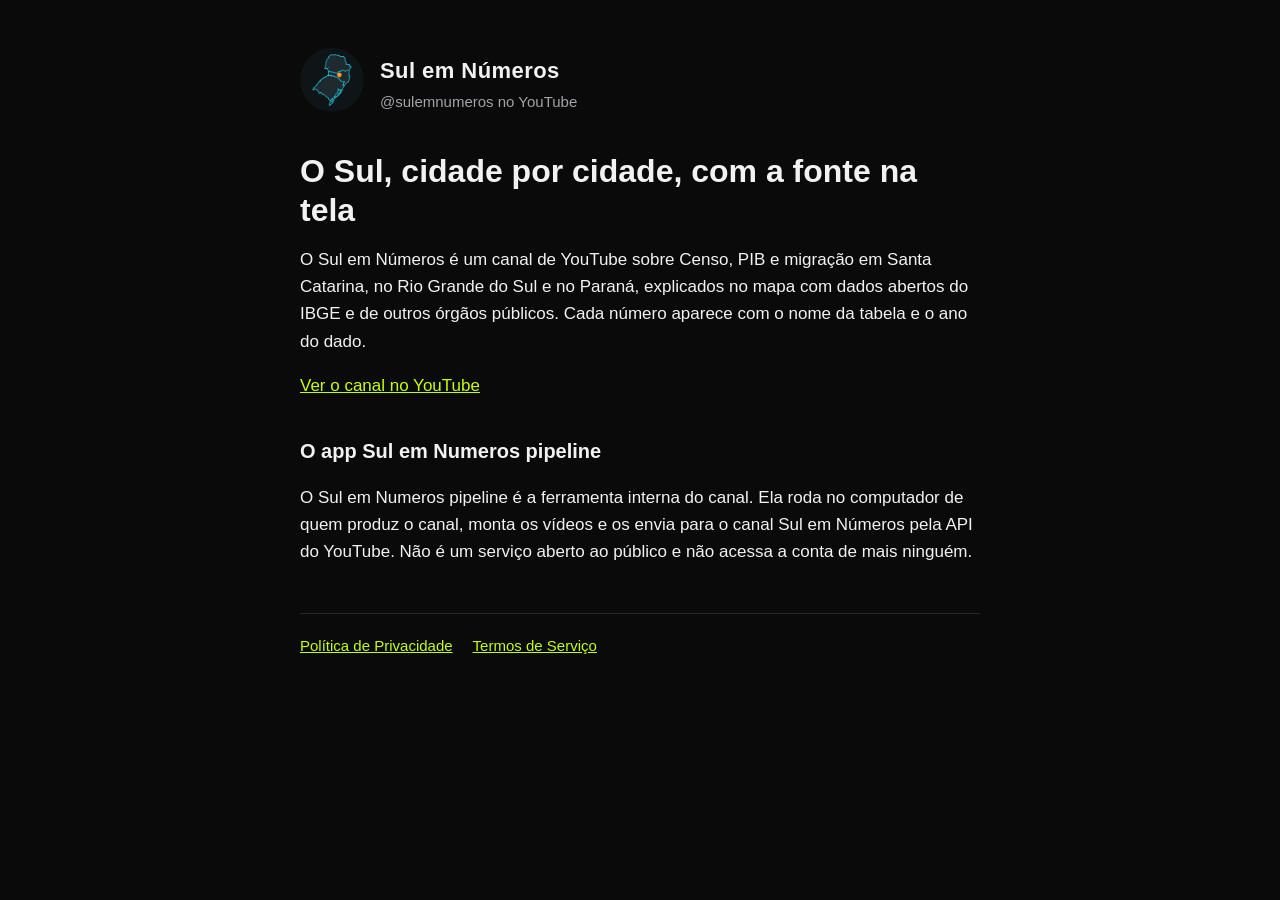
<file: index.html>
<!doctype html>
<html lang="pt-BR">
<head>
  <meta charset="utf-8">
  <meta name="viewport" content="width=device-width, initial-scale=1">
  <title>Sul em Números</title>
  <link rel="icon" href="avatar.png">
  <link rel="stylesheet" href="estilo.css">
</head>
<body>
<main>
  <header>
    <a href="./"><img src="avatar.png" alt=""></a>
    <div><a href="./"><strong>Sul em Números</strong></a><span>@sulemnumeros no YouTube</span></div>
  </header>

  <h1>O Sul, cidade por cidade, com a fonte na tela</h1>
  <p>O Sul em Números é um canal de YouTube sobre Censo, PIB e migração em Santa Catarina, no Rio Grande do Sul e no
    Paraná, explicados no mapa com dados abertos do IBGE e de outros órgãos públicos. Cada número aparece com o nome
    da tabela e o ano do dado.</p>
  <p><a href="https://www.youtube.com/@sulemnumeros">Ver o canal no YouTube</a></p>

  <h2>O app Sul em Numeros pipeline</h2>
  <p>O Sul em Numeros pipeline é a ferramenta interna do canal. Ela roda no computador de quem produz o canal, monta
    os vídeos e os envia para o canal Sul em Números pela API do YouTube. Não é um serviço aberto ao público e não
    acessa a conta de mais ninguém.</p>

  <nav>
    <a href="privacidade.html">Política de Privacidade</a>
    <a href="termos.html">Termos de Serviço</a>
  </nav>
</main>
</body>
</html>
</file>
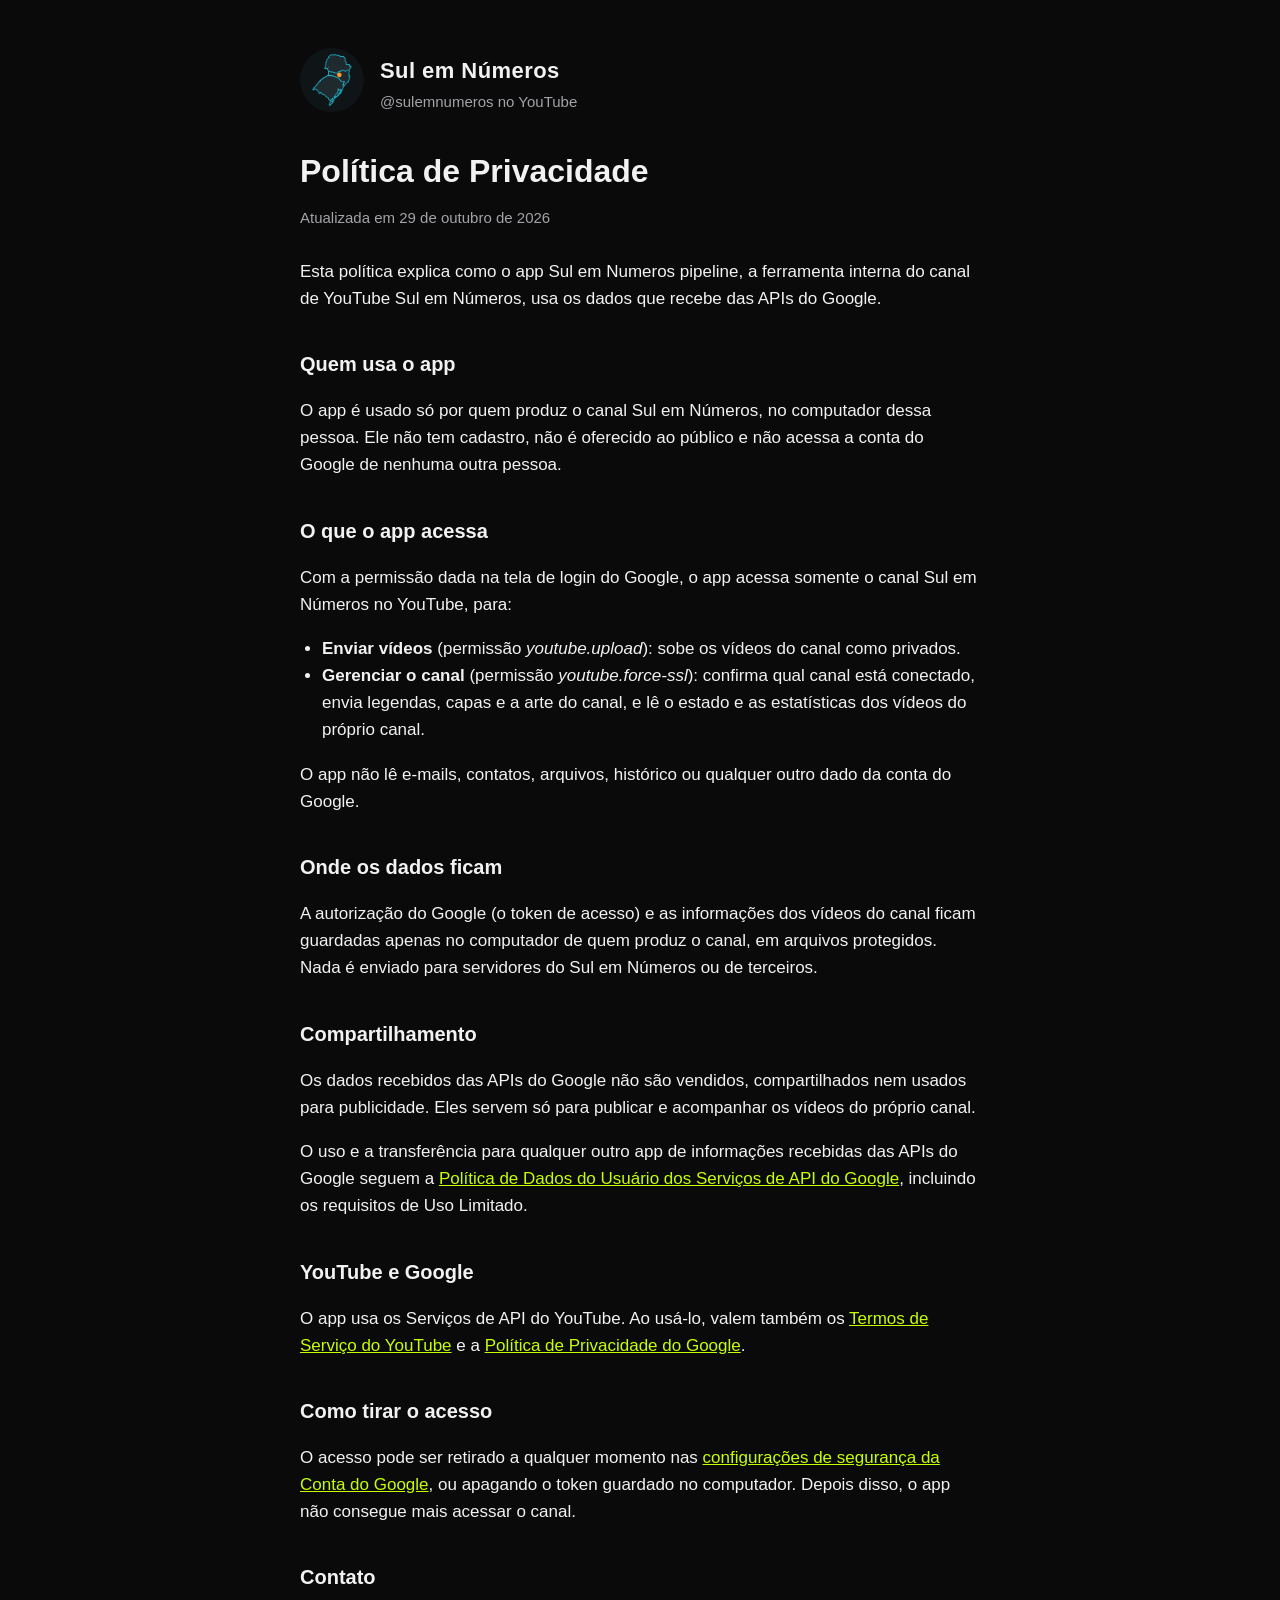
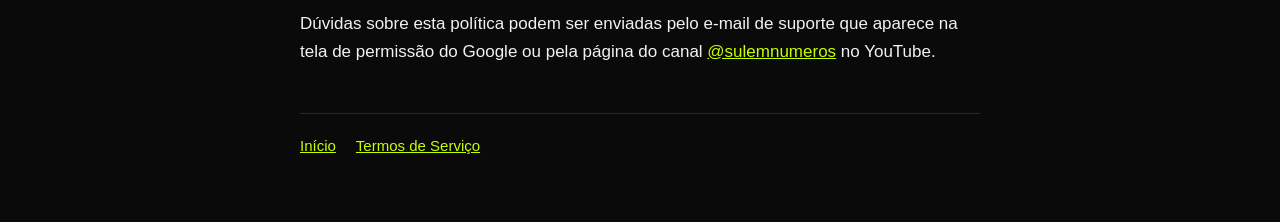
<file: privacidade.html>
<!doctype html>
<html lang="pt-BR">
<head>
  <meta charset="utf-8">
  <meta name="viewport" content="width=device-width, initial-scale=1">
  <title>Política de Privacidade · Sul em Números</title>
  <link rel="icon" href="avatar.png">
  <link rel="stylesheet" href="estilo.css">
</head>
<body>
<main>
  <header>
    <a href="./"><img src="avatar.png" alt=""></a>
    <div><a href="./"><strong>Sul em Números</strong></a><span>@sulemnumeros no YouTube</span></div>
  </header>

  <h1>Política de Privacidade</h1>
  <p class="data">Atualizada em 29 de outubro de 2026</p>

  <p>Esta política explica como o app Sul em Numeros pipeline, a ferramenta interna do canal de YouTube Sul em
    Números, usa os dados que recebe das APIs do Google.</p>

  <h2>Quem usa o app</h2>
  <p>O app é usado só por quem produz o canal Sul em Números, no computador dessa pessoa. Ele não tem cadastro, não
    é oferecido ao público e não acessa a conta do Google de nenhuma outra pessoa.</p>

  <h2>O que o app acessa</h2>
  <p>Com a permissão dada na tela de login do Google, o app acessa somente o canal Sul em Números no YouTube, para:</p>
  <ul>
    <li><strong>Enviar vídeos</strong> (permissão <em>youtube.upload</em>): sobe os vídeos do canal como privados.</li>
    <li><strong>Gerenciar o canal</strong> (permissão <em>youtube.force-ssl</em>): confirma qual canal está conectado,
      envia legendas, capas e a arte do canal, e lê o estado e as estatísticas dos vídeos do próprio canal.</li>
  </ul>
  <p>O app não lê e-mails, contatos, arquivos, histórico ou qualquer outro dado da conta do Google.</p>

  <h2>Onde os dados ficam</h2>
  <p>A autorização do Google (o token de acesso) e as informações dos vídeos do canal ficam guardadas apenas no
    computador de quem produz o canal, em arquivos protegidos. Nada é enviado para servidores do Sul em Números ou
    de terceiros.</p>

  <h2>Compartilhamento</h2>
  <p>Os dados recebidos das APIs do Google não são vendidos, compartilhados nem usados para publicidade. Eles
    servem só para publicar e acompanhar os vídeos do próprio canal.</p>
  <p>O uso e a transferência para qualquer outro app de informações recebidas das APIs do Google seguem a
    <a href="https://developers.google.com/terms/api-services-user-data-policy">Política de Dados do Usuário dos
    Serviços de API do Google</a>, incluindo os requisitos de Uso Limitado.</p>

  <h2>YouTube e Google</h2>
  <p>O app usa os Serviços de API do YouTube. Ao usá-lo, valem também os
    <a href="https://www.youtube.com/t/terms">Termos de Serviço do YouTube</a> e a
    <a href="https://policies.google.com/privacy">Política de Privacidade do Google</a>.</p>

  <h2>Como tirar o acesso</h2>
  <p>O acesso pode ser retirado a qualquer momento nas
    <a href="https://myaccount.google.com/connections">configurações de segurança da Conta do Google</a>, ou apagando o
    token guardado no computador. Depois disso, o app não consegue mais acessar o canal.</p>

  <h2>Contato</h2>
  <p>Dúvidas sobre esta política podem ser enviadas pelo e-mail de suporte que aparece na tela de permissão do
    Google ou pela página do canal <a href="https://www.youtube.com/@sulemnumeros">@sulemnumeros</a> no YouTube.</p>

  <nav>
    <a href="./">Início</a>
    <a href="termos.html">Termos de Serviço</a>
  </nav>
</main>
</body>
</html>
</file>
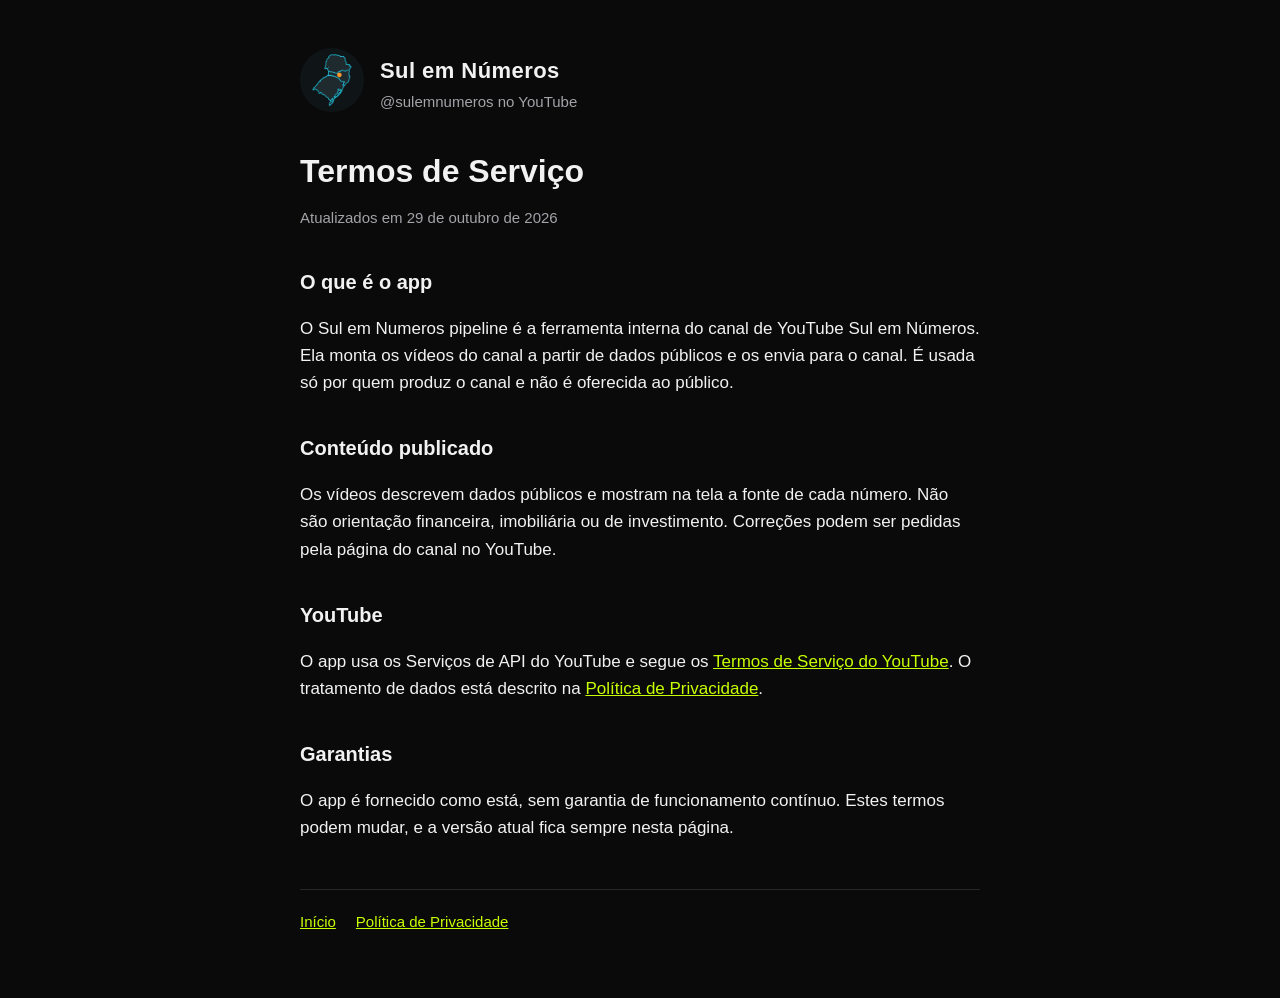
<file: termos.html>
<!doctype html>
<html lang="pt-BR">
<head>
  <meta charset="utf-8">
  <meta name="viewport" content="width=device-width, initial-scale=1">
  <title>Termos de Serviço · Sul em Números</title>
  <link rel="icon" href="avatar.png">
  <link rel="stylesheet" href="estilo.css">
</head>
<body>
<main>
  <header>
    <a href="./"><img src="avatar.png" alt=""></a>
    <div><a href="./"><strong>Sul em Números</strong></a><span>@sulemnumeros no YouTube</span></div>
  </header>

  <h1>Termos de Serviço</h1>
  <p class="data">Atualizados em 29 de outubro de 2026</p>

  <h2>O que é o app</h2>
  <p>O Sul em Numeros pipeline é a ferramenta interna do canal de YouTube Sul em Números. Ela monta os vídeos do
    canal a partir de dados públicos e os envia para o canal. É usada só por quem produz o canal e não é oferecida
    ao público.</p>

  <h2>Conteúdo publicado</h2>
  <p>Os vídeos descrevem dados públicos e mostram na tela a fonte de cada número. Não são orientação financeira,
    imobiliária ou de investimento. Correções podem ser pedidas pela página do canal no YouTube.</p>

  <h2>YouTube</h2>
  <p>O app usa os Serviços de API do YouTube e segue os <a href="https://www.youtube.com/t/terms">Termos de Serviço
    do YouTube</a>. O tratamento de dados está descrito na <a href="privacidade.html">Política de Privacidade</a>.</p>

  <h2>Garantias</h2>
  <p>O app é fornecido como está, sem garantia de funcionamento contínuo. Estes termos podem mudar, e a versão
    atual fica sempre nesta página.</p>

  <nav>
    <a href="./">Início</a>
    <a href="privacidade.html">Política de Privacidade</a>
  </nav>
</main>
</body>
</html>
</file>
<file: estilo.css>
:root {
  --fundo: #0a0a0b;
  --texto: #f2f2f2;
  --suave: #a3a3a8;
  --linha: #26262b;
  --acento: #c8ff00;
}
* { box-sizing: border-box; }
body {
  margin: 0;
  background: var(--fundo);
  color: var(--texto);
  font: 17px/1.6 -apple-system, BlinkMacSystemFont, "Segoe UI", Roboto, Helvetica, Arial, sans-serif;
}
main { max-width: 720px; margin: 0 auto; padding: 48px 20px 64px; }
header { display: flex; align-items: center; gap: 16px; margin-bottom: 32px; }
header img { width: 64px; height: 64px; border-radius: 50%; }
header a { color: inherit; text-decoration: none; }
header strong { display: block; font-size: 22px; letter-spacing: .02em; }
header span { color: var(--suave); font-size: 15px; }
h1 { font-size: 32px; line-height: 1.2; margin: 0 0 8px; }
h2 { font-size: 20px; margin: 36px 0 8px; }
p, li { color: var(--texto); }
.data { color: var(--suave); font-size: 15px; margin-bottom: 28px; }
a { color: var(--acento); }
ul { padding-left: 22px; }
nav { margin-top: 48px; padding-top: 20px; border-top: 1px solid var(--linha); display: flex; gap: 20px; flex-wrap: wrap; font-size: 15px; }
</file>
